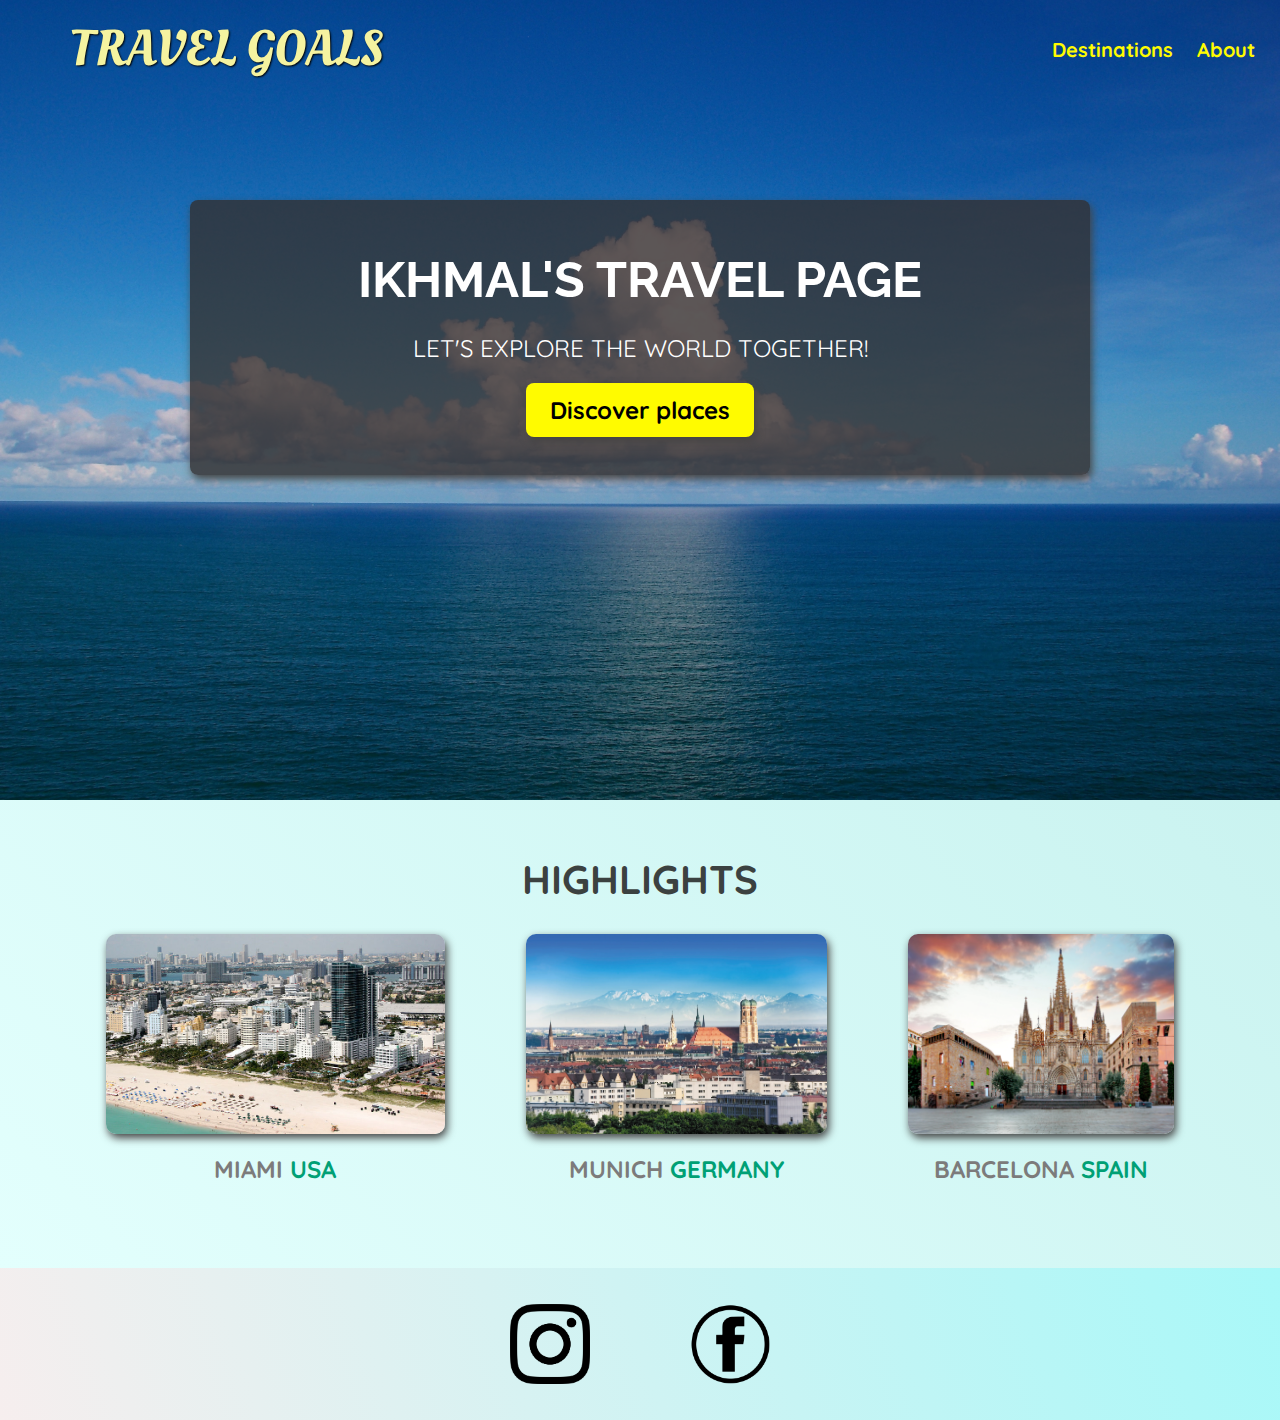
<file: Day 15-20/index.html>
<html lang="en">
<head>
    <meta charset="UTF-8">
    <link rel="stylesheet" href="shared.css">
    <link rel="stylesheet" href="style.css">
    <link href="https://fonts.googleapis.com/css2?family=Oleo+Script&display=swap" rel="stylesheet">
    <link href="https://fonts.googleapis.com/css2?family=Quicksand&display=swap" rel="stylesheet">
    <link href="https://fonts.googleapis.com/css2?family=Raleway&display=swap" rel="stylesheet">
    
    <title>Travel Goals</title>
</head>
<body>
    <header class="container">
        <div id="page-logo">
            <a href="index.html">Travel Goals</a>
        </div>
        <nav>
            <ul  class="container">
                <li><a href="places.html">Destinations</a></li>
                <li><a href="">About</a></li>
            </ul>
        </nav>
    </header>
    <main>
        <section id="hero">
            <div id="hero-content">
                <h1>Ikhmal's Travel Page</h1>
                <p>Let's explore the world together!</p>
                <a href="places.html">Discover places</a>
            </div>
        </section>
        <section id="highlight">
            <h2>Highlights</h2>
            <ul id="destinations">
                <li class="destination">
                    <img src="images/places/miami.jpg" alt="miami beach">
                    <p>Miami <strong>USA</strong></p>
                </li>
                <li class="destination">
                    <img src="images/places/munich.jpg" alt="munich">
                    <p>Munich <strong>Germany</strong></p>
                </li>
                <li class="destination">
                    <img src="images/places/barcelona.jpg" alt="barcelona">
                    <p>Barcelona <strong>Spain</strong></p>
                </li>
            </ul>
        </section>
    </main>
    <footer>
       <ul>
           <li>
               <a href="https://www.instagram.com" target="_blank"><img src="images/icons/ig-logo.png" alt="instagram logo"></a>
           </li>
           <li>
               <a href="https://www.facebook.com" target="_blank"><img src="images/icons/fb-logo.png" alt="facebook logo"></a>
           </li>
       </ul> 
    </footer>
</body>
</html>
</file>
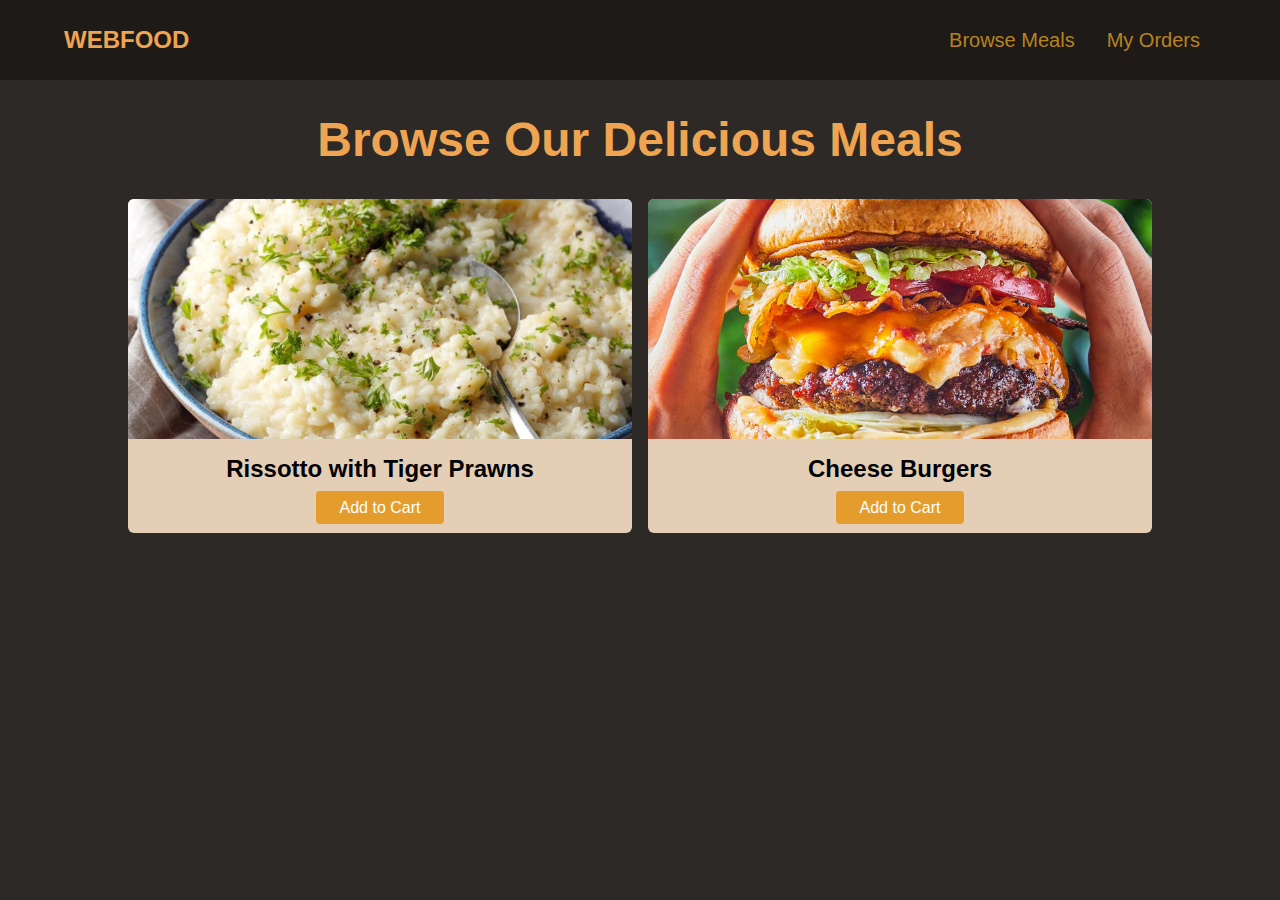
<file: Day 20-24/index.html>
<html lang="en">
<head>
    <meta charset="UTF-8">
    <meta http-equiv="X-UA-Compatible" content="IE=edge">
    <meta name="viewport" content="width=device-width, initial-scale=1.0">
    <title>WebFood</title>
    <link rel="preconnect" href="https://fonts.static.com">
    <link rel="stylesheet" href="https://fonts/googleapis.com/css2?family=Open+Sans:wght@400;700&display=swap">
    <link rel="stylesheet" href="styles.css">
</head>
<body>
    <header id="main-header">
        <a href="index.html" id="logo">WebFood</a>
        <nav>
            <ul>
                <li>
                    <a href="">Browse Meals</a>
                </li>
                <li><a href="">My Orders</a></li>
            </ul>
        </nav>

        <!-- hamburger button for mobile -->
        <a href="#side-drawer" class="menu-btn">
            <span></span>
            <span></span>
            <span></span>
        </a>
    </header>

    <!-- mobile nav -->
    <aside id="side-drawer">
        <header>
            <!-- hamburger button for mobile -->
            <a href="" class="menu-btn">
                <span></span>
                <span></span>
                <span></span>
            </a>           
        </header>
        <nav>
            <ul>
                <li>
                    <a href="">Browse Meals</a>
                </li>
                <li><a href="">My Orders</a></li>
            </ul>
        </nav>
    </aside>
    <!-- mobile nav ends here -->
    <main>
        <h1>Browse Our Delicious Meals</h1>
        <section id="latest-products">
            <ul>
                <li class="food-item">
                    <article>
                        <img src="\Day 20-24\images\risotto.jpg" alt="delicious rissotto with tiger prawns">
                        <div class="food-item-content">
                            <h2>Rissotto with Tiger Prawns</h2>
                            <a href="" class="btn">Add to Cart</a>
                        </div>
                    </article>
                </li>
                <li class="food-item">
                    <article>
                        <img src="\Day 20-24\images\cheeseburger.jpg" alt=" cheeseburger with fries">
                        <div class="food-item-content">
                            <h2>Cheese Burgers</h2>
                            <a href="" class="btn">Add to Cart</a>
                        </div>
                    </article>
                </li>
            </ul>
        </section>
    </main>
</body>
</html>
</file>
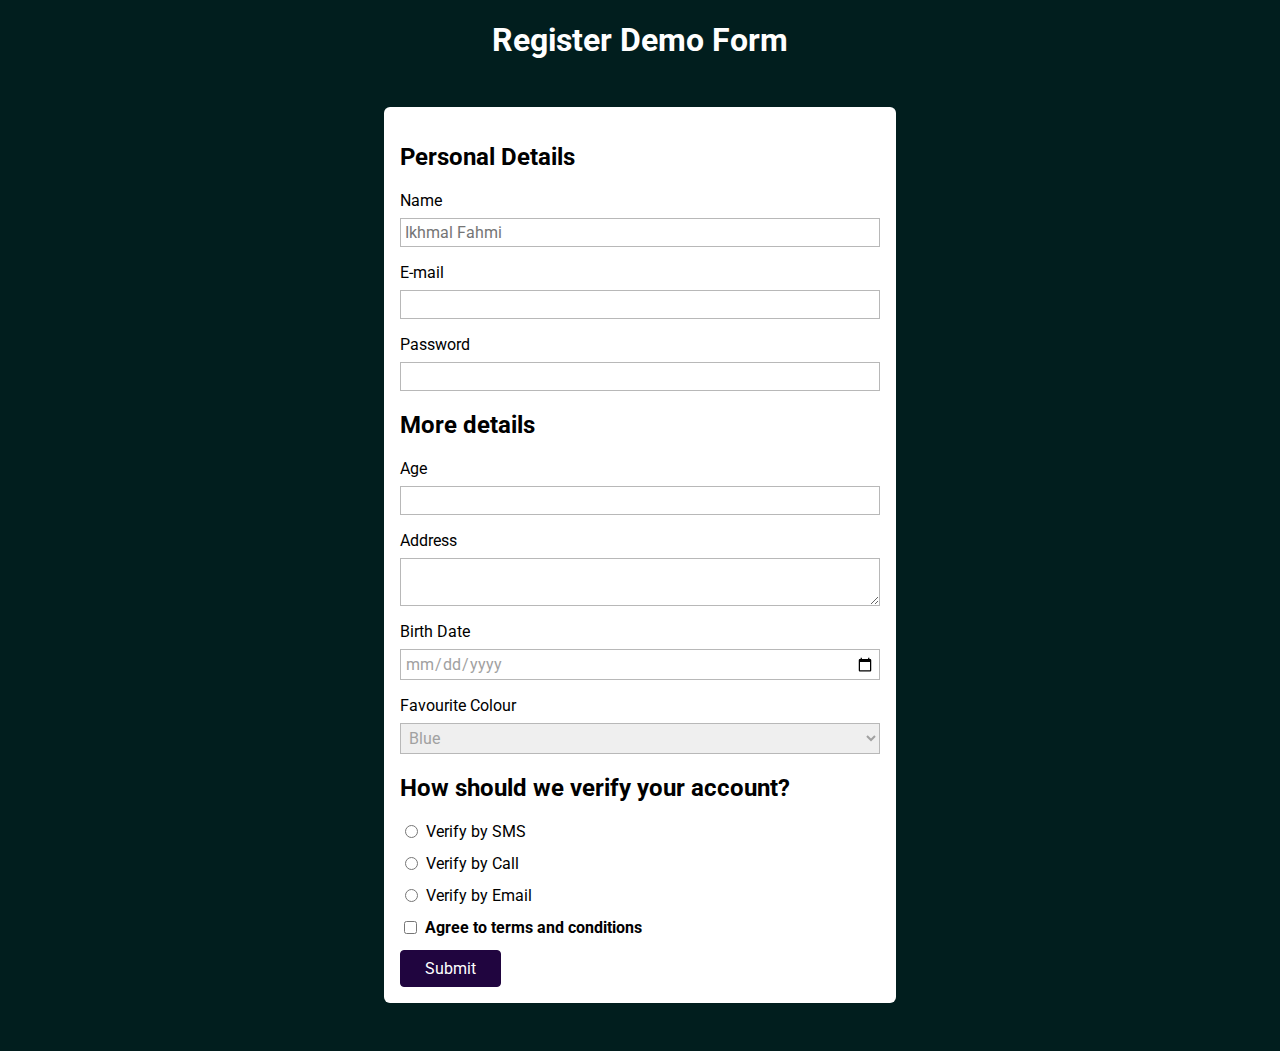
<file: Day 30-33/index.html>
<!DOCTYPE html>
<html lang="en">

<head>
    <meta charset="UTF-8">
    <title>HTML forms</title>
    <link rel="stylesheet" href="style.css">
    <link rel="preconnect" href="https://fonts.googleapis.com">
    <link rel="preconnect" href="https://fonts.gstatic.com" crossorigin>
    <link href="https://fonts.googleapis.com/css2?family=Montserrat&family=Roboto:wght@400;700&display=swap" rel="stylesheet">
    <h1>Register Demo Form</h1>
</head>

<body>
    <main>
        <form action="/" method="GET">
            <section>
                <h2>Personal Details</h2>
                <ul>
                    <li>
                        <label for="username">Name</label>
                        <input type="text" name="username" id="username" required placeholder="Ikhmal Fahmi">
                    </li>
                    <li>
                        <label for="email">E-mail</label>
                        <input type="email" name="email" id="email" required>
                    </li>
                    <li>
                        <label for="pass">Password</label>
                        <input type="password" name="pass" id="pass" required minlength="8">
                    </li>
                </ul>
            </section>

            <section>
                <h2>More details</h2>
                <ul>
                    <li>
                        <label for="age">Age</label>
                        <input type="number" step="1" name="age" id="age" required min="18" max="70">                     
                    </li>
                    <li>
                        <label for="textarea">Address</label>
                        <textarea name="textarea" id="textarea"></textarea>                                    
                    </li>
                    <li>
                        <label for="date">Birth Date</label>
                        <input type="date" name="date" id="date" required min="1921-04-06" max="2050-04-06">
                    </li>
                    <li>
                        <label for="fav-color">Favourite Colour</label>
                        <select name="fav-color" id="fav-color">
                            <option value="blue">Blue</option>
                            <option value="red">Red</option>
                            <option value="black">Black</option>
                        </select>
                    </li>
                </ul>
            </section>

            <section>
                <h2>How should we verify your account?</h2>
                <ul>
                    <li class="form-control-inline">
                        <input type="radio" name="radio" id="radio1" value="sms">
                        <label for="radio1">Verify by SMS</label>
                    </li>
        
                    <li class="form-control-inline">
                        <input type="radio" name="radio" id="radio2" value="call">
                        <label for="radio2">Verify by Call</label>
                    </li>
        
                    <li class="form-control-inline">
                        <input type="radio" name="radio" id="radio3" value="email">
                        <label for="radio3">Verify by Email</label>
                    </li>
                </ul>
            </section>

            <section>
                <li class="form-control-inline">
                    <input type="checkbox" id="terms" name="terms">
                    <label for="terms"><b>Agree to terms and conditions</b></label>
                </li>
            </section>

            <section>
                <button type="submit">Submit</button>
            </section>
        </form>
    </main>
</body>
</html>
</file>
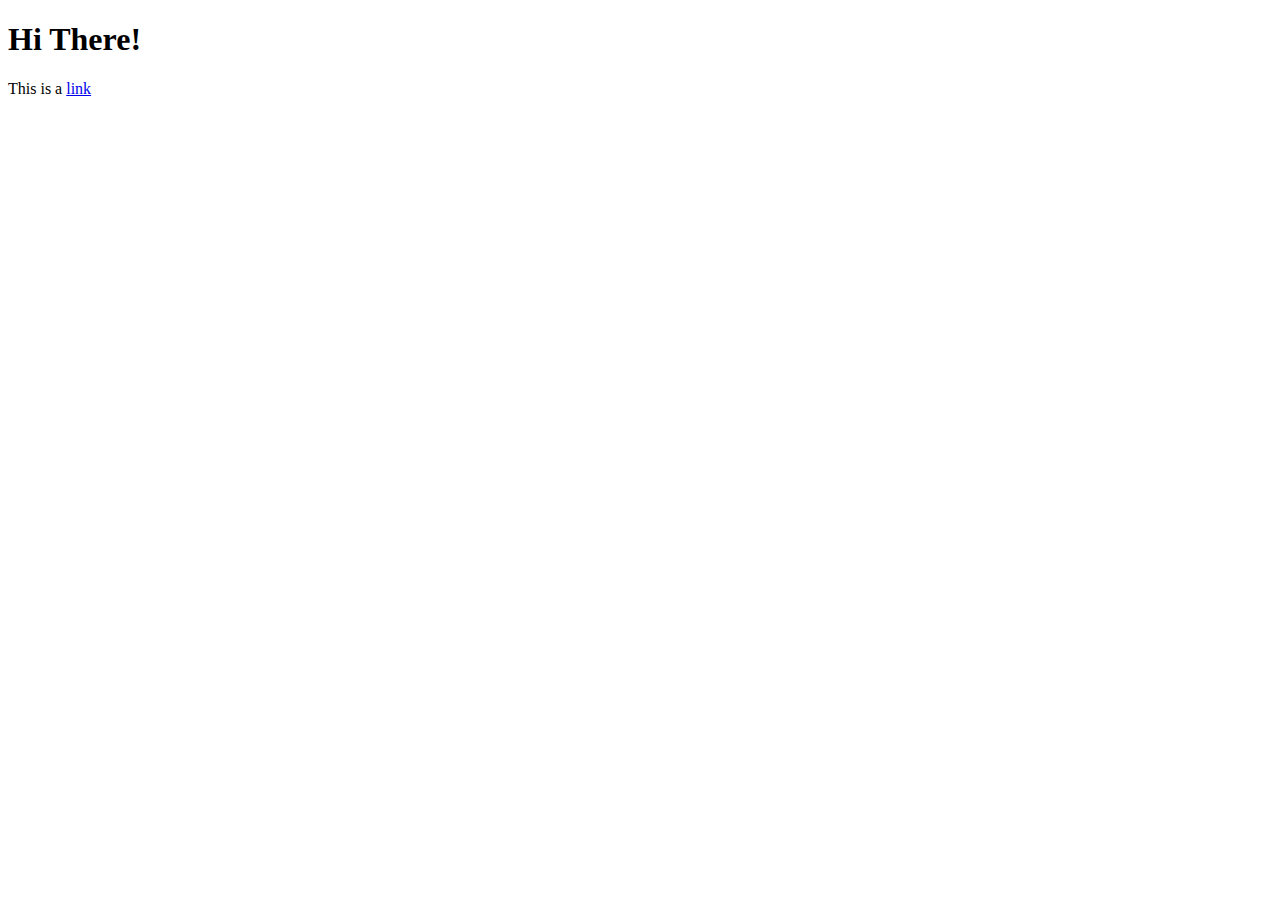
<file: Day 33-37/index.html>
<!DOCTYPE html>
<html lang="en">
<head>
    <meta charset="UTF-8">
    <meta http-equiv="X-UA-Compatible" content="IE=edge">
    <meta name="viewport" content="width=device-width, initial-scale=1.0">
    <title>Advance Javascript </title>
    <script src="app.js"></script>
</head>
<body>
    <h1>Hi There!</h1>
    <p>
        This is a <a href="#">link</a>
    </p>
</body>
</html>
</file>
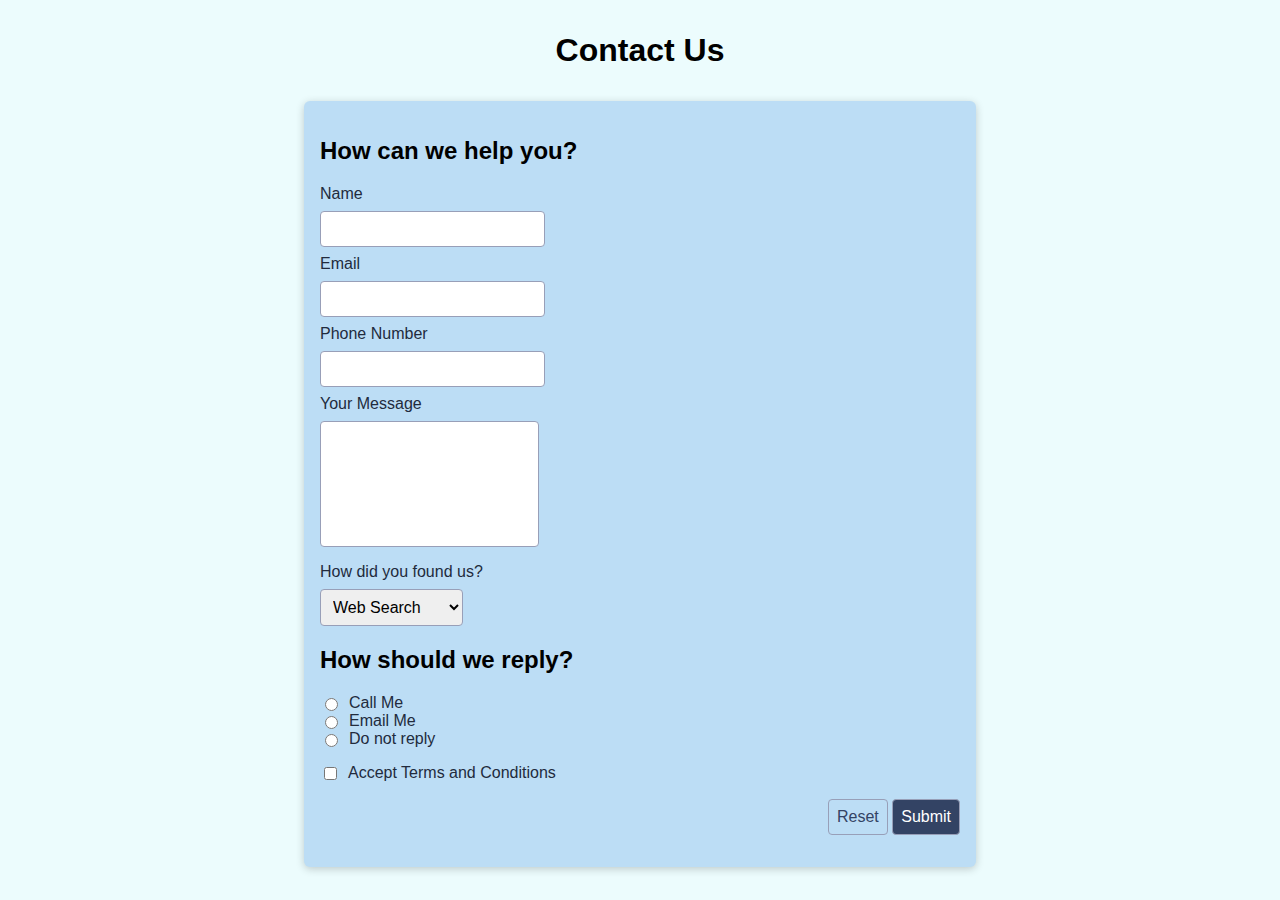
<file: Day 30-33/challenge/index.html>
<!DOCTYPE html>
<html lang="en">
<head>
    <meta charset="UTF-8">
    <title>Form Challenge</title>
    <link rel="stylesheet" href="style.css">
</head>
<body>
    <header>
        <h1>Contact Us</h1>
    </header>
    <main>
        <form action="/challenge" method="GET">
            <section>
                <h2>How can we help you?</h2>
                <ul>
                    <li>
                        <label for="name">Name</label>
                        <input type="text" id="username" name="name" required>
                    </li>
                    <li>
                        <label for="email">Email</label>
                        <input type="email" id="email" name="email" required>
                    </li>
                    <li>
                        <label for="phoneNumber">Phone Number</label>
                        <input type="tel" id="tel" name="tel" required minlength="10">
                    </li>
                    <li>
                        <label for="message">Your Message</label>
                        <textarea name="message" id="message" required minlength="10" maxlength="200" rows="6"></textarea>
                    </li>
                </ul>
            </section>

            <section>
                <label for="dropdown">How did you found us?</label>
                <select name="dropdown" id="dropdown">
                    <option value="search">Web Search</option>
                    <option value="word-of-mouth">Word of Mouth</option>
                    <option value="other">Other</option>
                </select>
            </section>

            <section>
                <h2>
                    How should we reply?
                </h2>
                <ul>
                    <li  class="inline-control">
                        <input type="radio" name="reply" id="reply-phone" value="reply-phone">
                        <label for="reply-phone">Call Me</label>
                    </li>
                    <li  class="inline-control">
                        <input type="radio" name="reply" id="reply-email" value="reply-email">
                        <label for="reply-email">Email Me</label>
                    </li>
                    <li  class="inline-control">
                        <input type="radio" name="reply" id="reply-none" value="reply-none">
                        <label for="reply-none">Do not reply</label>
                    </li>
                </ul>
            </section>

            <section  class="inline-control">
                <input type="checkbox" name="terms" id="terms" required>
                <label for="terms">Accept Terms and Conditions</label>
            </section>

            <section id="form-actions">
                <button class="btn-empty" type="reset">Reset</button>
                <button class="btn-filled" type="submit">Submit</button>
            </section>
        </form>
    </main>
</body>
</html>
</file>
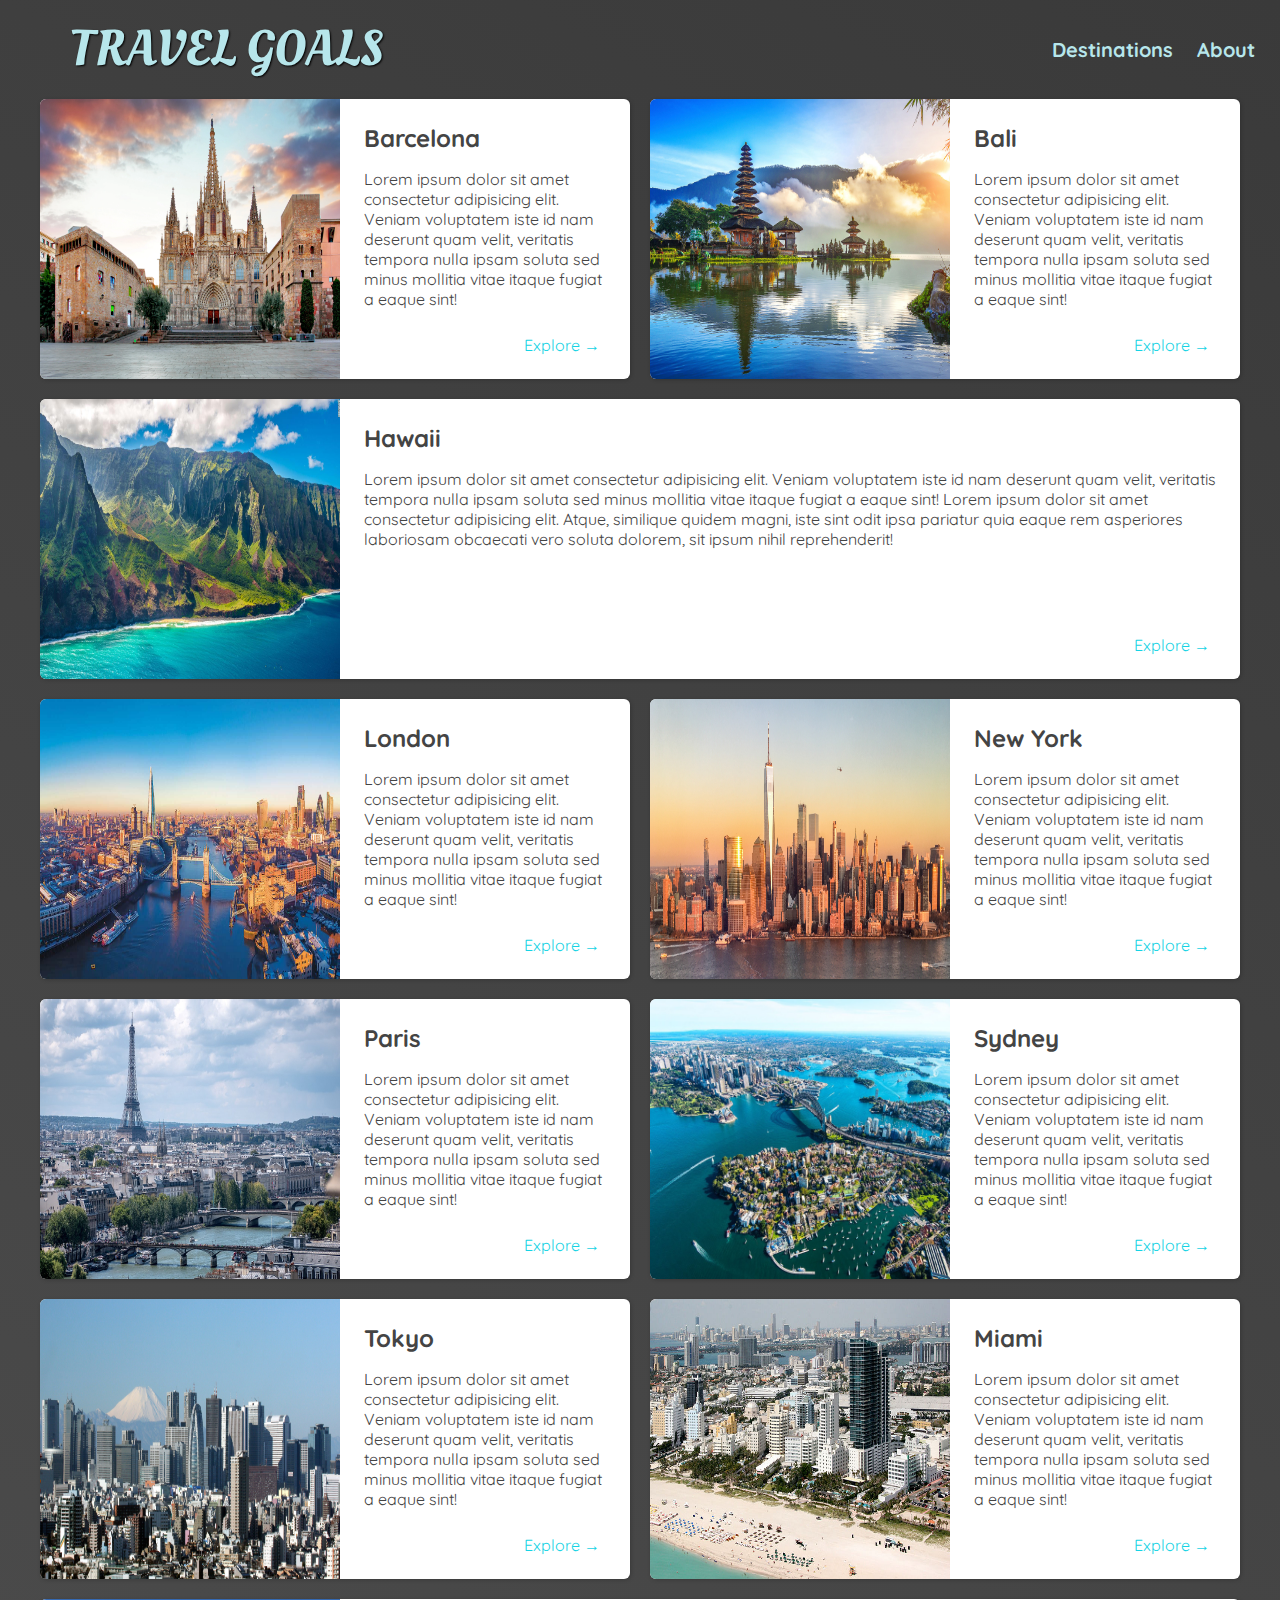
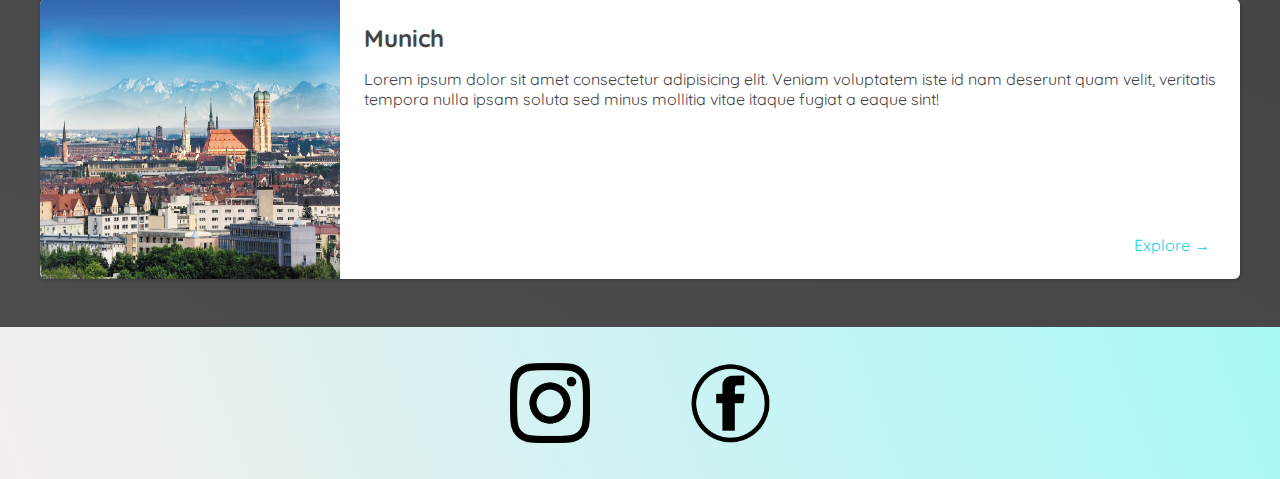
<file: Day 15-20/places.html>
<html lang="en">
<head>
    <meta charset="UTF-8">
    <link rel="stylesheet" href="shared.css">
    <link rel="stylesheet" href="places.css">
    <link href="https://fonts.googleapis.com/css2?family=Oleo+Script&display=swap" rel="stylesheet">
    <link href="https://fonts.googleapis.com/css2?family=Quicksand&display=swap" rel="stylesheet">
    <link href="https://fonts.googleapis.com/css2?family=Raleway&display=swap" rel="stylesheet">
    
    <title>Travel Goals</title>
</head>
<body>
    <header class="container">
        <div id="page-logo">
            <a href="index.html">Travel Goals</a>
        </div>
        <nav>
            <ul  class="container">
                <li><a href="places.html">Destinations</a></li>
                <li><a href="">About</a></li>
            </ul>
        </nav>
    </header>
    <main> 
        <ul>
            <li>
                <img src="images/places/barcelona.jpg" alt="barcelona">
                <div class="item-content">
                    <div>
                        <h2>Barcelona</h2>
                        <p>
                            Lorem ipsum dolor sit amet consectetur adipisicing elit. Veniam voluptatem iste id nam deserunt quam velit, veritatis
                            tempora nulla ipsam soluta sed minus mollitia vitae itaque fugiat a eaque sint!
                        </p>
                    </div>
                    <div class="actions">
                        <a href="https://en.wikipedia.org/wiki/Barcelona">Explore &#x2192</a>
                    </div>
                </div>
            </li>
            <li>
                <img src="images/places/bali.jpg" alt="bali">
                <div class="item-content">
                    <div>
                        <h2>Bali</h2>
                        <p>
                            Lorem ipsum dolor sit amet consectetur adipisicing elit. Veniam voluptatem iste id nam deserunt quam velit, veritatis
                            tempora nulla ipsam soluta sed minus mollitia vitae itaque fugiat a eaque sint!
                        </p>
                    </div>
                    <div class="actions">
                        <a href="https://en.wikipedia.org/wiki/Bali">Explore &#x2192</a>
                    </div>
                </div>
            </li>
            <li>
                <img src="images/places/hawaii.jpg" alt="hawaii">
                <div class="item-content">
                    <div>
                        <h2>Hawaii</h2>
                        <p>
                            Lorem ipsum dolor sit amet consectetur adipisicing elit. Veniam voluptatem iste id nam deserunt quam velit, veritatis
                            tempora nulla ipsam soluta sed minus mollitia vitae itaque fugiat a eaque sint! Lorem ipsum dolor sit amet consectetur
                            adipisicing elit. Atque, similique quidem magni, iste sint odit ipsa pariatur quia eaque rem asperiores laboriosam
                            obcaecati vero soluta dolorem, sit ipsum nihil reprehenderit!
                        </p>
                    </div>
                    <div class="actions">
                        <a href="https://en.wikipedia.org/wiki/Hawaii">Explore &#x2192</a>
                    </div>
                </div>
            </li>
            <li>
                <img src="images/places/london.jpg" alt="london">
                <div class="item-content">
                    <div>
                        <h2>London</h2>
                        <p>
                            Lorem ipsum dolor sit amet consectetur adipisicing elit. Veniam voluptatem iste id nam deserunt quam velit, veritatis
                            tempora nulla ipsam soluta sed minus mollitia vitae itaque fugiat a eaque sint!
                        </p>
                    </div>
                    <div class="actions">
                        <a href="https://en.wikipedia.org/wiki/London">Explore &#x2192</a>
                    </div>
                </div>
            </li>
            <li>
                <img src="images/places/new-york.jpg" alt="new york">
                <div class="item-content">
                    <div>
                        <h2>New York</h2>
                        <p>
                            Lorem ipsum dolor sit amet consectetur adipisicing elit. Veniam voluptatem iste id nam deserunt quam velit, veritatis
                            tempora nulla ipsam soluta sed minus mollitia vitae itaque fugiat a eaque sint!
                        </p>
                    </div>
                    <div class="actions">
                        <a href="https://en.wikipedia.org/wiki/newyork">Explore &#x2192</a>
                    </div>
                </div>
            </li>
            <li>
                <img src="images/places/paris.jpg" alt="paris">
                <div class="item-content">
                    <div>
                        <h2>Paris</h2>
                        <p>
                            Lorem ipsum dolor sit amet consectetur adipisicing elit. Veniam voluptatem iste id nam deserunt quam velit, veritatis
                            tempora nulla ipsam soluta sed minus mollitia vitae itaque fugiat a eaque sint!
                        </p>
                    </div>
                    <div class="actions">
                        <a href="https://en.wikipedia.org/wiki/Paris">Explore &#x2192</a>
                    </div>
                </div>
            </li>
            <li>
                <img src="images/places/Sydney.jpg" alt="Sydney">
                <div class="item-content">
                    <div>
                        <h2>Sydney</h2>
                        <p>
                            Lorem ipsum dolor sit amet consectetur adipisicing elit. Veniam voluptatem iste id nam deserunt quam velit, veritatis
                            tempora nulla ipsam soluta sed minus mollitia vitae itaque fugiat a eaque sint!
                        </p>
                    </div>
                    <div class="actions">
                        <a href="https://en.wikipedia.org/wiki/Sydney">Explore &#x2192</a>
                    </div>
                </div>
            </li>
            <li>
                <img src="images/places/tokyo.jpg" alt="Tokyo">
                <div class="item-content">
                    <div>
                        <h2>Tokyo</h2>
                        <p>
                            Lorem ipsum dolor sit amet consectetur adipisicing elit. Veniam voluptatem iste id nam deserunt quam velit, veritatis
                            tempora nulla ipsam soluta sed minus mollitia vitae itaque fugiat a eaque sint!
                        </p>
                    </div>
                    <div class="actions">
                        <a href="https://en.wikipedia.org/wiki/Tokyo">Explore &#x2192</a>
                    </div>
                </div>
            </li>
            <li>
                <img src="images/places/miami.jpg" alt="miami">
                <div class="item-content">
                    <div>
                        <h2>Miami</h2>
                        <p>
                            Lorem ipsum dolor sit amet consectetur adipisicing elit. Veniam voluptatem iste id nam deserunt quam velit, veritatis
                            tempora nulla ipsam soluta sed minus mollitia vitae itaque fugiat a eaque sint!
                        </p>
                    </div>
                    <div class="actions">
                        <a href="https://en.wikipedia.org/wiki/Miami">Explore &#x2192</a>
                    </div>
                </div>
            </li>
            <li>
                <img src="images/places/munich.jpg" alt="minich">
                <div class="item-content">
                    <div>
                        <h2>Munich</h2>
                        <p>
                            Lorem ipsum dolor sit amet consectetur adipisicing elit. Veniam voluptatem iste id nam deserunt quam velit, veritatis
                            tempora nulla ipsam soluta sed minus mollitia vitae itaque fugiat a eaque sint!
                        </p>
                    </div>
                    <div class="actions">
                        <a href="https://en.wikipedia.org/wiki/Munich">Explore &#x2192</a>
                    </div>
                </div>
            </li>
        </ul>
    </main>
    <footer>
        <ul>
            <li>
                <a href="https://www.instagram.com" target="_blank"><img src="images/icons/ig-logo.png" alt="instagram logo"></a>
            </li>
            <li>
                <a href="https://www.facebook.com" target="_blank"><img src="images/icons/fb-logo.png" alt="facebook logo"></a>
            </li>
        </ul> 
     </footer>
 </body>
 </html>
</file>
<file: Day 15-20/shared.css>
#page-logo a {
    padding: 10px;
    font-family: "Oleo Script", sans-serif;
    color: rgb(245, 243, 160);
    font-size: 50px;
    text-decoration: none;
    text-transform: uppercase;
    text-shadow: 1px 1px 2px rgb(0, 0, 0);
}

body {
   font-family: "Quicksand", sans-serif; 
   margin: 0;
}

header{
    padding: 15px 60px;
    position: absolute;
    width: 100%;
    box-sizing: border-box;
    top: 0;
    left: 0;
}

header a {
    color: rgb(255, 251, 0);
    text-decoration: none;
    font-size: 20px;
    padding: 12px;
    text-shadow: 1px, 1px, 2px, rgba(0, 0, 0, 0.2);
    border-radius: 6px;
}

header nav a:hover {
    color: rgb(77, 77, 77);
    background-color: rgb(255, 251, 0);
}

header ul{
    font-weight: bold;
    width: 170px;
    margin: 10px;
}

ul {
    list-style: none;
    margin: 0;
    padding: 0;
}

.container{
    display: flex;
    justify-content: space-between;
    align-items: center;
}

footer {
    background: linear-gradient(70deg, rgb(246, 238, 238), rgb(168, 248, 248));
    padding: 36px;
}

footer ul {
    display: flex;
    justify-content: center;
}

footer li {
    width: 80px;
    height: 80px;
    margin: 0 50px;
}

footer img {
    width: 100%;
    height: 100%;
}
</file>
<file: Day 15-20/style.css>
#hero {
    height: 800px;
    background-image: url("images/places/ocean.jpg");
    background-position: center;
    background-size: cover;
}

#hero-content {
    width: 900px;
    background-color: rgba(51, 47, 47, 0.8);
    box-shadow: 2px 4px 8px rgb(68, 67, 67);
    border-radius: 8px;
    text-align: center;
    padding: 50px 0;
    margin: 0 auto;
    position: relative;
    top: 200px;
}

#hero-content h1 {
    color: white;
    text-transform: uppercase;
    font-size: 50px;
    font-family: "Raleway",sans-serif;
    margin: 0;
}

#hero-content p {
    color: white;
    text-transform: uppercase;
    font-size: 24px;
    margin-bottom: 32px;
}

#hero-content a {
    text-decoration: none;
    background-color: rgb(255, 251, 0);
    padding: 12px 24px;
    color: black;
    font-size: 24px;
    font-weight: bold;
    border-radius: 8px;
    box-shadow: 2px 4px 8px rgb(68, 67, 67);
}

#hero-content a:hover {
    background-color: rgb(238, 251, 0);
}

#highlight {
    padding: 24px;
    background: linear-gradient(45deg, rgb(227,255,253), rgb(202, 243, 240));
}

#highlight h2 {
    text-align: center;
    text-transform: uppercase;
    font-size: 40px;
    color: rgb(59,65,64);
    margin: 30px 0;
}

#destinations {
    display: flex;
    width: 90%;
    margin: auto;
    margin-bottom: 40px;
    align-items: center;
    justify-content: space-between;
}

.destination {
    margin: 0 20px;
    text-transform: uppercase;
}

.destination img {
    height: 200px;
    width: 100%;
    box-shadow: 2px 4px 8px rgb(68, 67,67);
    border-radius: 10px;
    object-fit: cover;
}

.destination p {
    text-align: center;
    font-size: 24px;
    color: rgb(124,123,123);
    font-weight: 700;
    margin: 20px 0;
}

.destination strong {
    color: rgb(0, 160,117);
}
</file>
<file: Day 20-24/styles.css>
body {
    font-family: 'Open Sans', sans-serif;
    margin: 0;
    background-color: rgb(44, 41,38);
}

a {
    text-decoration: none;
}

#main-header {
    height: 5rem;
    display: flex;
    justify-content: space-between;
    align-items: center;
    background-color: rgb(29,26,24);
    padding: 0 5%;
}

#logo {
    text-transform: uppercase;
    font-size: 1.5rem;
    font-weight: bold;
    color: rgb(238,164,80);
}

.menu-btn {
    width: 3rem;
    height: 3rem;
    display: flex;
    flex-direction: column;
    justify-content: space-around;
    display: none;
}

.menu-btn span {
    width: 100%;
    height: 3px;
    background-color: white;
}

#main-header ul {
    list-style: none;
    display: flex;
    margin: 0;
    padding: 0;
}

#main-header li {
    margin: 0 1rem;
}

#main-header nav a {
    color: rgb(185,131,31);
    font-size: 1.25rem;
}

#main-header nav a:hover {
    color: rgb(228,163,44);
}

#side-drawer {
    width: 100%;
    height: 100%;
    background-color: rgb(29,26,27);
    position: fixed;
    top: 0;
    left: 0;
    display: none;
}

#side-drawer:target {
    display: block;
}

#side-drawer header {
    height: 5rem;
    display: flex;
    justify-content: flex-end;
    align-items: center;
    padding: 0 5%;
}

#side-drawer ul {
    list-style: none;
    display: flex;
    align-items: center;
    flex-direction: column;
    margin: 0;
    padding: 4rem 1rem;
}

#side-drawer li {
    margin: 1rem 0;
}

#side-drawer a {
    color: rgb(253,239,213);
    font-size: 2rem;
}

main h1 {
    text-align: center;
    color: rgb(238,164,80);
    font-size: 3rem;
}

#latest-products {
    width: 80%;
    margin: 2rem auto;
}

#latest-products ul {
    display: grid;
    grid-template-columns: 1fr 1fr;
    gap: 1rem;
    padding: 0;
    margin: 0;
    list-style: none;
}

.food-item {
    background-color: rgb(228,206,182);
    border-radius: 6px;
    overflow: hidden;
}

.food-item img {
    height: 15rem;
    width: 100%;
    object-fit: cover;
} 

.food-item-content {
    padding: 1rem;
    text-align: center;
}

.food-item h2 {
    margin: 0 0 1rem 0;
}

.btn {
    background-color: rgb(228,157,44);
    color: white;
    border-radius: 4px;
    padding: 0.5rem 1.5rem;
}

.btn:hover {
    background-color: rgb(221,124,34);
}

@media (max-width: 48rem) {
    #main-header nav {
        display: none;
    }
    
    main h1 {
        font-size: 1.5rem;
    }

    #latest-products ul {
        grid-template-columns: 100%;
    }

    .menu-btn {
        display: flex;
    }
}
</file>
<file: Day 30-33/style.css>
body {
    background-color: rgb(1,30,30);
    font-family: "Roboto",sans-serif;
}

h1 {
    text-align: center;
    color: white;
}

form {
    width: 30rem;
    margin: 3rem auto;
    background-color: rgb(255, 255,255);
    padding: 1rem;
    border-radius: 6px;
}

section ul {
    list-style: none;
    margin: 0;
    padding: 0;
}

label {
    margin-bottom: 0.5rem;
    display: block;
}

input, 
textarea,
select {
    width: 100%;
    display: block;
    margin-bottom: 1rem;
    box-sizing: border-box;
    font: inherit;
    border: 1px solid rgb(184,184,184);
    padding: 0.25rem;
    color: rgb(161, 161, 161);
}

input:focus,
textarea:focus,
select:focus {
    background-color: rgb(219, 190, 253);
    color:  rgb(32,5,63);
    border-color: rgb(32,5,63);
}

textarea {
    resize: vertical;
}

button {
    display: block;
    font: inherit;
    background-color: rgb(32,5,63);
    color: white;
    border: 1px solid rgb(32,5,63);
    padding: 0.5rem 1.5rem;
    border-radius: 4px;
    cursor: pointer;
}

button:hover {
    background-color: rgb(60, 33, 91);
}

.form-control-inline {
    display: flex;
}

.form-control-inline input {
    width: auto;
    margin-right: .5rem;
}
</file>
<file: Day 30-33/challenge/style.css>
body {
    font-family: sans-serif;
    background-color: rgb(236,252,253);
}

h1 {
    text-align: center;
    margin: 2rem;
}

form {
    width: 40rem;
    margin: auto;
    background-color: rgb(188, 221, 245);
    padding: 1rem;
    box-shadow: 0 2px 8px rgba(0,0,0,0.2);
    border-radius: 6px;
}

section {
    margin-bottom: 1rem;
}

ul {
    list-style: none;
    margin: 0;
    padding: 0;
}

label {
    color: rgb(34,43,61);
    display: block;
    margin: 0.5rem 0;
}

textarea {
    resize: none;
}

input,
textarea,
select {
    font: inherit;
    padding: 0.5rem;
    border: 1px solid rgb(152,159,184);
    display: block;
    border-radius: 4px;
    box-sizing: border-box;
}

input:focus,
textarea:focus {
    background-color: aquamarine;
}

button {
    font: inherit;
    border: 1px solid rgb(152,159,184);
    padding: 0.5rem;
    border-radius: 4px;
    cursor: pointer;
}

#form-actions {
    text-align: right;
}

.btn-filled {
    background-color: rgb(51,67,100);
    color: white;
}

.btn-empty {
    background-color: transparent;
    color: rgb(51,67,100);
}

.btn-filled:hover {
    background-color: rgb(208,215,230);
    border-color: rgb(69,89,129);
}

.btn-empty:hover {
    background-color: rgb(208,215,230);
}

.inline-control {
    display: flex;
}

.inline-control label {
    margin: 0;
    margin-left: 0.5rem;
}

.inline-control input {
    width: auto;
}
</file>
<file: Day 15-20/places.css>
body {
    background: linear-gradient(30deg, rgb(77,77,77), rgb(58,58,58));
    color: rgb(68,68,68);
}

#page-logo a {
    color: rgb(183,230,235);
}

header {
    position: static;
}

header a {
    color: rgb(183,230,235);
}

header nav a:hover {
    background-color: rgb(183,230,235);
    color: rgb(59,59,59);
}

main ul {
    width: 1200px;
    margin: 0 auto 48px auto;
    display: grid;
    grid-template-columns: 1fr 1fr;
    gap: 20px 20px;
}

main li {
    display: flex;
    background-color: white;
    box-shadow: 1px 1px 4px rgba(0, 0,0,0.2);
    border-radius: 6px;
    overflow: hidden;
    object-fit: cover;
}

li:nth-of-type(3) {
    grid-column: 1 / span 2;
}

li:nth-of-type(10) {
    grid-column: 1 / span 2;
}

main li img {
    width: 300px;
    height: 280px;
}

.item-content {
    padding:24px;
    display: flex;
    flex-direction: column;
    justify-content: space-between;
}

.item-content h2 {
    margin: 0;
}

.actions {
    text-align: right;
}

.actions a {
    text-decoration: none;
    padding: 6px;
    color: rgb(22,211,228);
    border-radius: 5px;
}

.actions a:hover {
    background-color: rgb(235,253,255);
}
</file>
